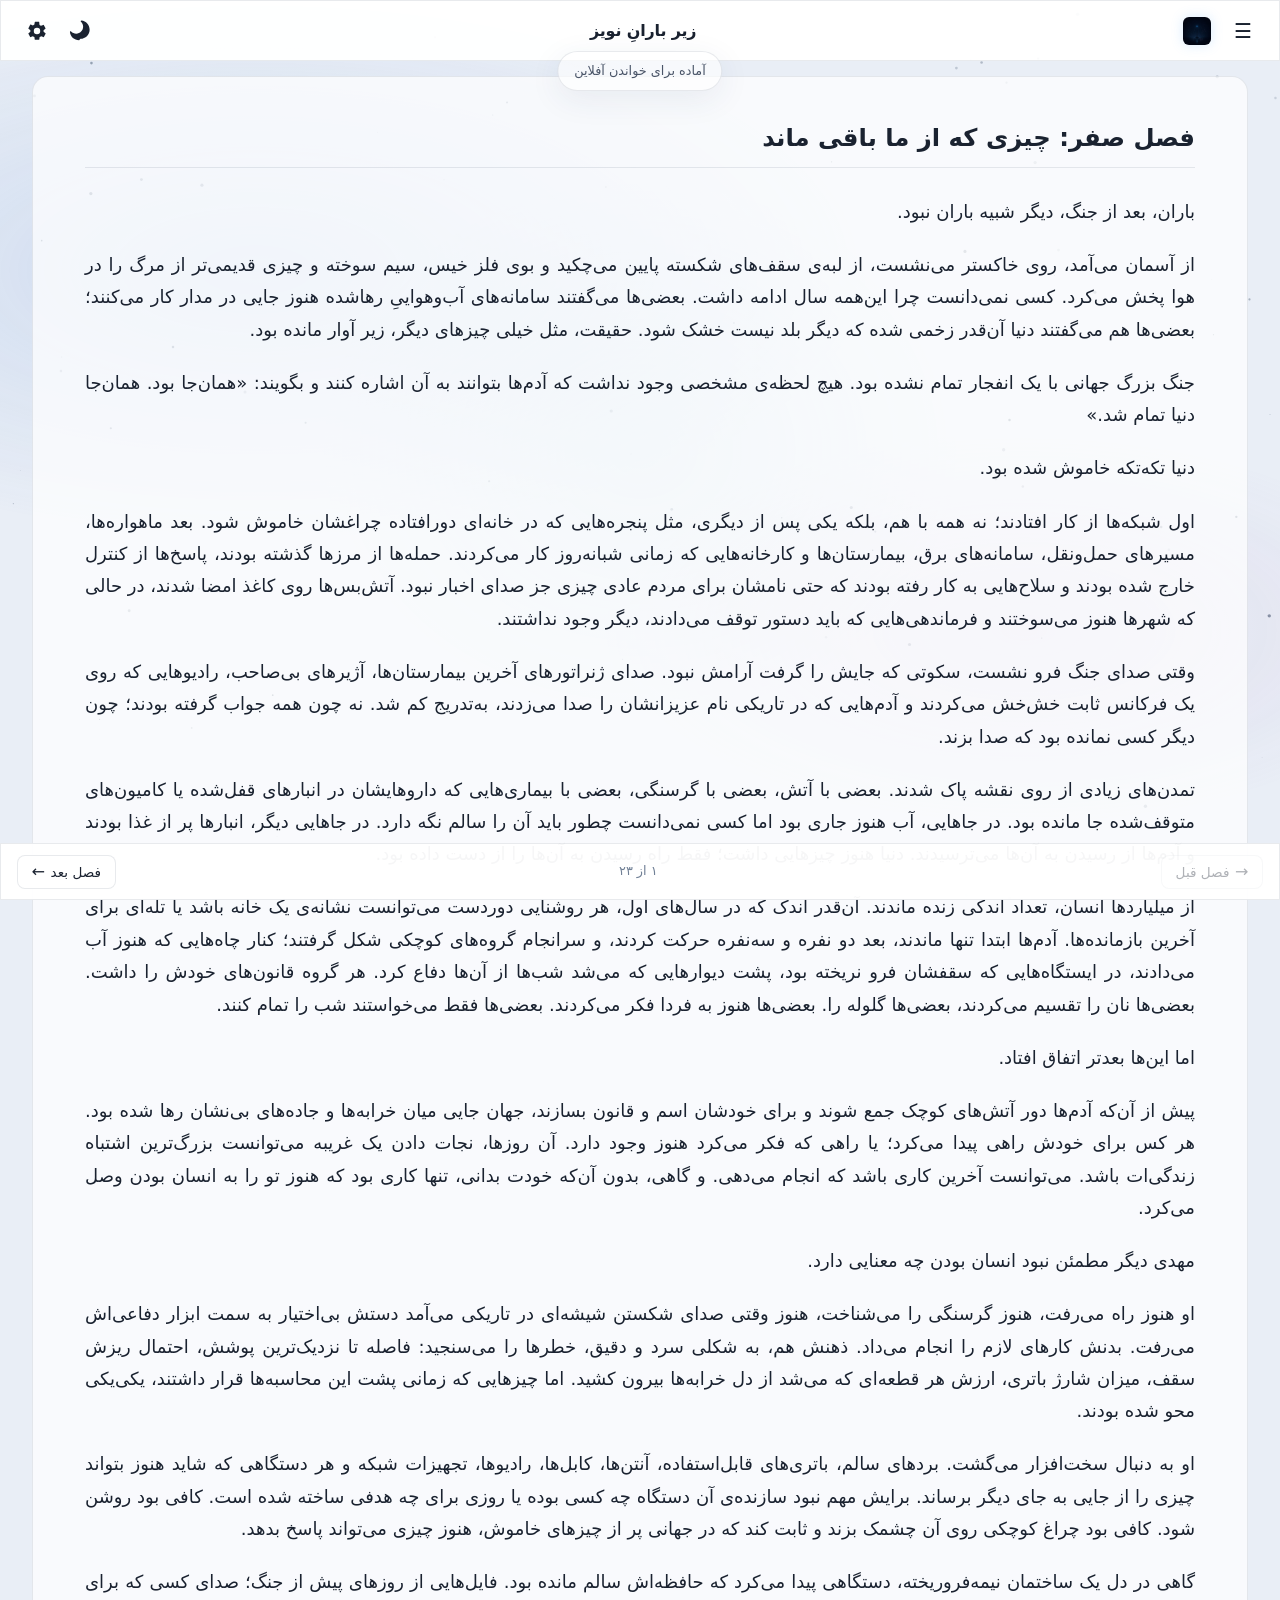
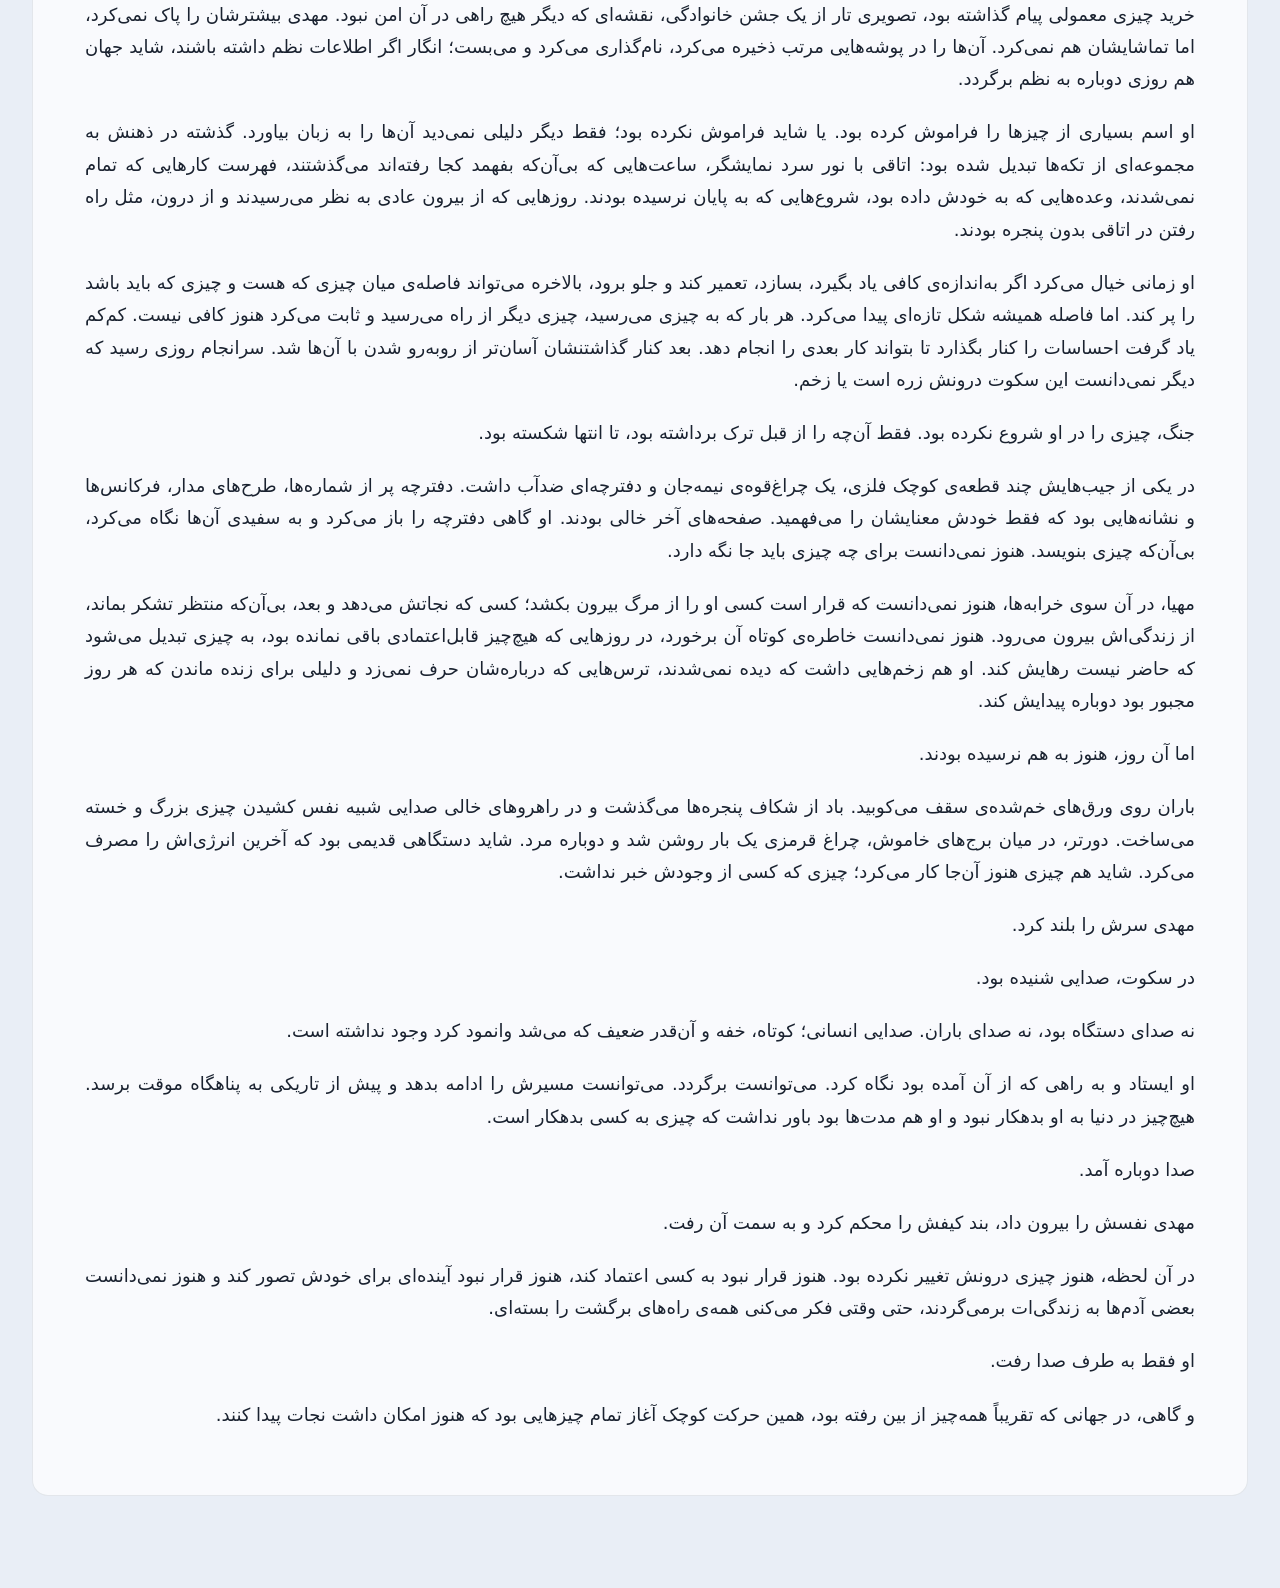
<file: index.html>
<!DOCTYPE html>
<html lang="fa" dir="rtl">
<head>
  <meta charset="UTF-8">
  <meta name="viewport" content="width=device-width, initial-scale=1.0, viewport-fit=cover, maximum-scale=1.0, user-scalable=no">
  <meta name="description" content="زیر بارانِ نویز — رمان پسارستاخیزی عاشقانه">
  <meta name="theme-color" content="#0a0e17">
  <meta name="mobile-web-app-capable" content="yes">
  <meta name="apple-mobile-web-app-capable" content="yes">
  <meta name="apple-mobile-web-app-status-bar-style" content="black-translucent">
  <meta name="apple-mobile-web-app-title" content="بارانِ نویز">
  <link rel="manifest" href="manifest.webmanifest">
  <link rel="icon" type="image/png" sizes="32x32" href="assets/favicon-32.png">
  <link rel="icon" type="image/png" sizes="16x16" href="assets/favicon-16.png">
  <link rel="icon" type="image/png" sizes="192x192" href="assets/icon-192.png">
  <link rel="apple-touch-icon" href="assets/apple-touch-icon.png">
  <title>زیر بارانِ نویز</title>
  <link rel="preconnect" href="https://fonts.googleapis.com">
  <link rel="preconnect" href="https://fonts.gstatic.com" crossorigin>
  <link rel="preconnect" href="https://cdn.jsdelivr.net" crossorigin>
  <link rel="stylesheet" href="https://fonts.googleapis.com/css2?family=Amiri:ital,wght@0,400;0,700;1,400&family=Noto+Naskh+Arabic:wght@400;500;600;700&family=Noto+Nastaliq+Urdu:wght@400;500;600;700&family=Vazirmatn:wght@100;200;300;400;500;600;700;800;900&display=swap">
  <link rel="stylesheet" href="css/fonts.css">
  <link rel="stylesheet" href="css/themes.css">
  <link rel="stylesheet" href="css/style.css">
</head>
<body>
  <!-- Animated space background -->
  <canvas id="bg-canvas" aria-hidden="true"></canvas>
  <div class="nebula" aria-hidden="true"></div>

  <!-- Top bar -->
  <header class="top-bar glass">
    <button id="btn-toc" class="icon-btn" type="button" title="فهرست فصل‌ها" aria-label="فهرست فصل‌ها">
      <span class="icon">☰</span>
    </button>
    <div class="brand">
      <img class="brand-logo" src="assets/icon-192.png" alt="" width="28" height="28">
      <h1 class="novel-title" id="novel-title">زیر بارانِ نویز</h1>
    </div>
    <div class="top-bar-actions">
      <button id="btn-theme-toggle" class="icon-btn" type="button" title="تغییر تم روشن/تیره" aria-label="تغییر تم">
        <!-- moon = currently light, tap to go dark -->
        <svg id="icon-moon" class="icon-svg theme-icon" viewBox="0 0 24 24" width="22" height="22" aria-hidden="true" focusable="false">
          <path fill="currentColor" d="M12.1 22c-5.2 0-9.5-3.9-10-9 0-.3.2-.6.5-.7.3-.1.6 0 .8.2 1.4 1.5 3.4 2.4 5.6 2.4 4.1 0 7.5-3.4 7.5-7.5 0-2.1-.9-4.1-2.4-5.5-.2-.2-.3-.5-.2-.8.1-.3.4-.5.7-.5 5.1.5 9 4.8 9 10 0 5.5-4.5 9.9-10 9.9z"/>
        </svg>
        <!-- sun = currently dark, tap to go light -->
        <svg id="icon-sun" class="icon-svg theme-icon is-hidden" viewBox="0 0 24 24" width="22" height="22" aria-hidden="true" focusable="false" style="display:none">
          <path fill="currentColor" d="M12 7a5 5 0 1 0 0 10 5 5 0 0 0 0-10zm0-5c.6 0 1 .4 1 1v1.1c0 .6-.4 1-1 1s-1-.4-1-1V3c0-.6.4-1 1-1zm0 18.9c.6 0 1 .4 1 1V22c0 .6-.4 1-1 1s-1-.4-1-1v-1.1c0-.6.4-1 1-1zM3.5 11H2.4c-.6 0-1 .4-1 1s.4 1 1 1H3.5c.6 0 1-.4 1-1s-.4-1-1-1zm18.1 0h-1.1c-.6 0-1 .4-1 1s.4 1 1 1h1.1c.6 0 1-.4 1-1s-.4-1-1-1zM5.6 4.9l.8.8c.4.4.4 1 0 1.4-.4.4-1 .4-1.4 0l-.8-.8c-.4-.4-.4-1 0-1.4.4-.4 1-.4 1.4 0zm12.4 12.4l.8.8c.4.4.4 1 0 1.4-.4.4-1 .4-1.4 0l-.8-.8c-.4-.4-.4-1 0-1.4.4-.4 1-.4 1.4 0zM5.6 19.1c-.4.4-1 .4-1.4 0-.4-.4-.4-1 0-1.4l.8-.8c.4-.4 1-.4 1.4 0 .4.4.4 1 0 1.4l-.8.8zm12.4-12.4c-.4.4-1 .4-1.4 0-.4-.4-.4-1 0-1.4l.8-.8c.4-.4 1-.4 1.4 0 .4.4.4 1 0 1.4l-.8.8z"/>
        </svg>
      </button>
      <button id="btn-settings" class="icon-btn" type="button" title="تنظیمات" aria-label="تنظیمات">
        <svg class="icon-svg" viewBox="0 0 24 24" width="22" height="22" aria-hidden="true" focusable="false">
          <path fill="currentColor" d="M19.14 12.94c.04-.31.06-.63.06-.94s-.02-.63-.06-.94l2.03-1.58a.49.49 0 0 0 .12-.61l-1.92-3.32a.49.49 0 0 0-.59-.22l-2.39.96a7.07 7.07 0 0 0-1.63-.94l-.36-2.54A.48.48 0 0 0 14 2h-4a.48.48 0 0 0-.48.41l-.36 2.54c-.59.24-1.13.55-1.63.94l-2.39-.96a.49.49 0 0 0-.59.22L2.63 8.87a.49.49 0 0 0 .12.61l2.03 1.58c-.04.31-.06.63-.06.94s.02.63.06.94L2.75 14.52a.49.49 0 0 0-.12.61l1.92 3.32c.12.22.37.3.59.22l2.39-.96c.5.39 1.04.71 1.63.94l.36 2.54c.05.24.25.41.49.41h4c.24 0 .44-.17.49-.41l.36-2.54c.59-.24 1.13-.55 1.63-.94l2.39.96c.22.08.47 0 .59-.22l1.92-3.32a.49.49 0 0 0-.12-.61l-2.03-1.58zM12 15.5A3.5 3.5 0 1 1 12 8.5a3.5 3.5 0 0 1 0 7z"/>
        </svg>
      </button>
    </div>
  </header>
  <div id="cache-status" class="cache-status" hidden aria-live="polite"></div>

  <!-- Table of Contents drawer -->
  <aside id="toc-drawer" class="drawer glass" aria-hidden="true">
    <div class="drawer-header">
      <h2>فهرست فصل‌ها</h2>
      <button id="btn-close-toc" class="icon-btn" type="button" aria-label="بستن">✕</button>
    </div>
    <nav id="toc-list" class="toc-list" role="navigation"></nav>
  </aside>
  <div id="toc-overlay" class="overlay" hidden></div>

  <!-- Settings panel -->
  <aside id="settings-panel" class="drawer glass settings-drawer" aria-hidden="true">
    <div class="drawer-header">
      <h2>تنظیمات خواندن</h2>
      <button id="btn-close-settings" class="icon-btn" type="button" aria-label="بستن">✕</button>
    </div>
    <div class="settings-body">
      <div class="setting-group">
        <label for="font-size">اندازه قلم</label>
        <div class="range-row">
          <button type="button" class="range-btn" data-action="font-dec" aria-label="کوچک‌تر">−</button>
          <input type="range" id="font-size" min="14" max="28" step="1" value="18">
          <button type="button" class="range-btn" data-action="font-inc" aria-label="بزرگ‌تر">+</button>
        </div>
        <span class="setting-value" id="font-size-val">۱۸</span>
      </div>

      <div class="setting-group">
        <label for="font-family">قلم</label>
        <select id="font-family">
          <option value="system">سیستم (پیش‌فرض)</option>
          <option value="vazirmatn">وزیرمتن</option>
          <option value="vazirmatn-thin">قلم نازک</option>
          <option value="vazirmatn-bold">قلم کلفت</option>
          <option value="amiri">خطاطی (امیری)</option>
          <option value="gandom">دست‌نویس ۱ (گندم)</option>
          <option value="nastaliq">دست‌نویس ۲ (نستعلیق)</option>
        </select>
      </div>

      <div class="setting-group">
        <label for="line-height">فاصله خطوط</label>
        <div class="range-row">
          <button type="button" class="range-btn" data-action="lh-dec" aria-label="کمتر">−</button>
          <input type="range" id="line-height" min="1.4" max="2.4" step="0.1" value="1.8">
          <button type="button" class="range-btn" data-action="lh-inc" aria-label="بیشتر">+</button>
        </div>
        <span class="setting-value" id="line-height-val">۱٫۸</span>
      </div>

      <div class="setting-group desktop-only-setting">
        <label for="content-width">عرض متن <span class="label-note">(فقط دسکتاپ)</span></label>
        <div class="range-row">
          <button type="button" class="range-btn" data-action="width-dec" aria-label="باریک‌تر">−</button>
          <input type="range" id="content-width" min="560" max="1600" step="20" value="1600">
          <button type="button" class="range-btn" data-action="width-inc" aria-label="عریض‌تر">+</button>
        </div>
        <span class="setting-value" id="content-width-val">۱۶۰۰</span>
      </div>

      <div class="setting-group contact-links">
        <label>ارتباط</label>
        <a class="contact-link" href="https://t.me/MHDLabs" target="_blank" rel="noopener noreferrer">کانال تلگرام · MHDLabs</a>
        <a class="contact-link" href="https://t.me/Mahdi_CS30" target="_blank" rel="noopener noreferrer">تلگرام شخصی · @Mahdi_CS30</a>
        <span class="contact-id">شناسه: Mahdi_CS30@</span>
      </div>
    </div>
  </aside>
  <div id="settings-overlay" class="overlay" hidden></div>

  <!-- Main reading area -->
  <main id="reader" class="reader">
    <article id="chapter-content" class="chapter-content liquid-glass">
      <div class="loading-state" id="loading-state">
        <div class="spinner"></div>
        <p>در حال بارگذاری…</p>
      </div>
      <div id="chapter-body" class="chapter-body" hidden></div>
    </article>
  </main>

  <!-- Bottom navigation -->
  <nav class="bottom-nav glass" aria-label="ناوبری فصل">
    <button id="btn-prev" class="nav-btn" type="button" disabled>
      <span class="nav-arrow">→</span>
      <span class="nav-label">فصل قبل</span>
    </button>
    <div class="chapter-indicator">
      <span id="chapter-progress">—</span>
    </div>
    <button id="btn-next" class="nav-btn" type="button" disabled>
      <span class="nav-label">فصل بعد</span>
      <span class="nav-arrow">←</span>
    </button>
  </nav>

  <script src="js/settings.js"></script>
  <script src="js/chapters.js"></script>
  <script src="js/app.js"></script>
</body>
</html>
</file>
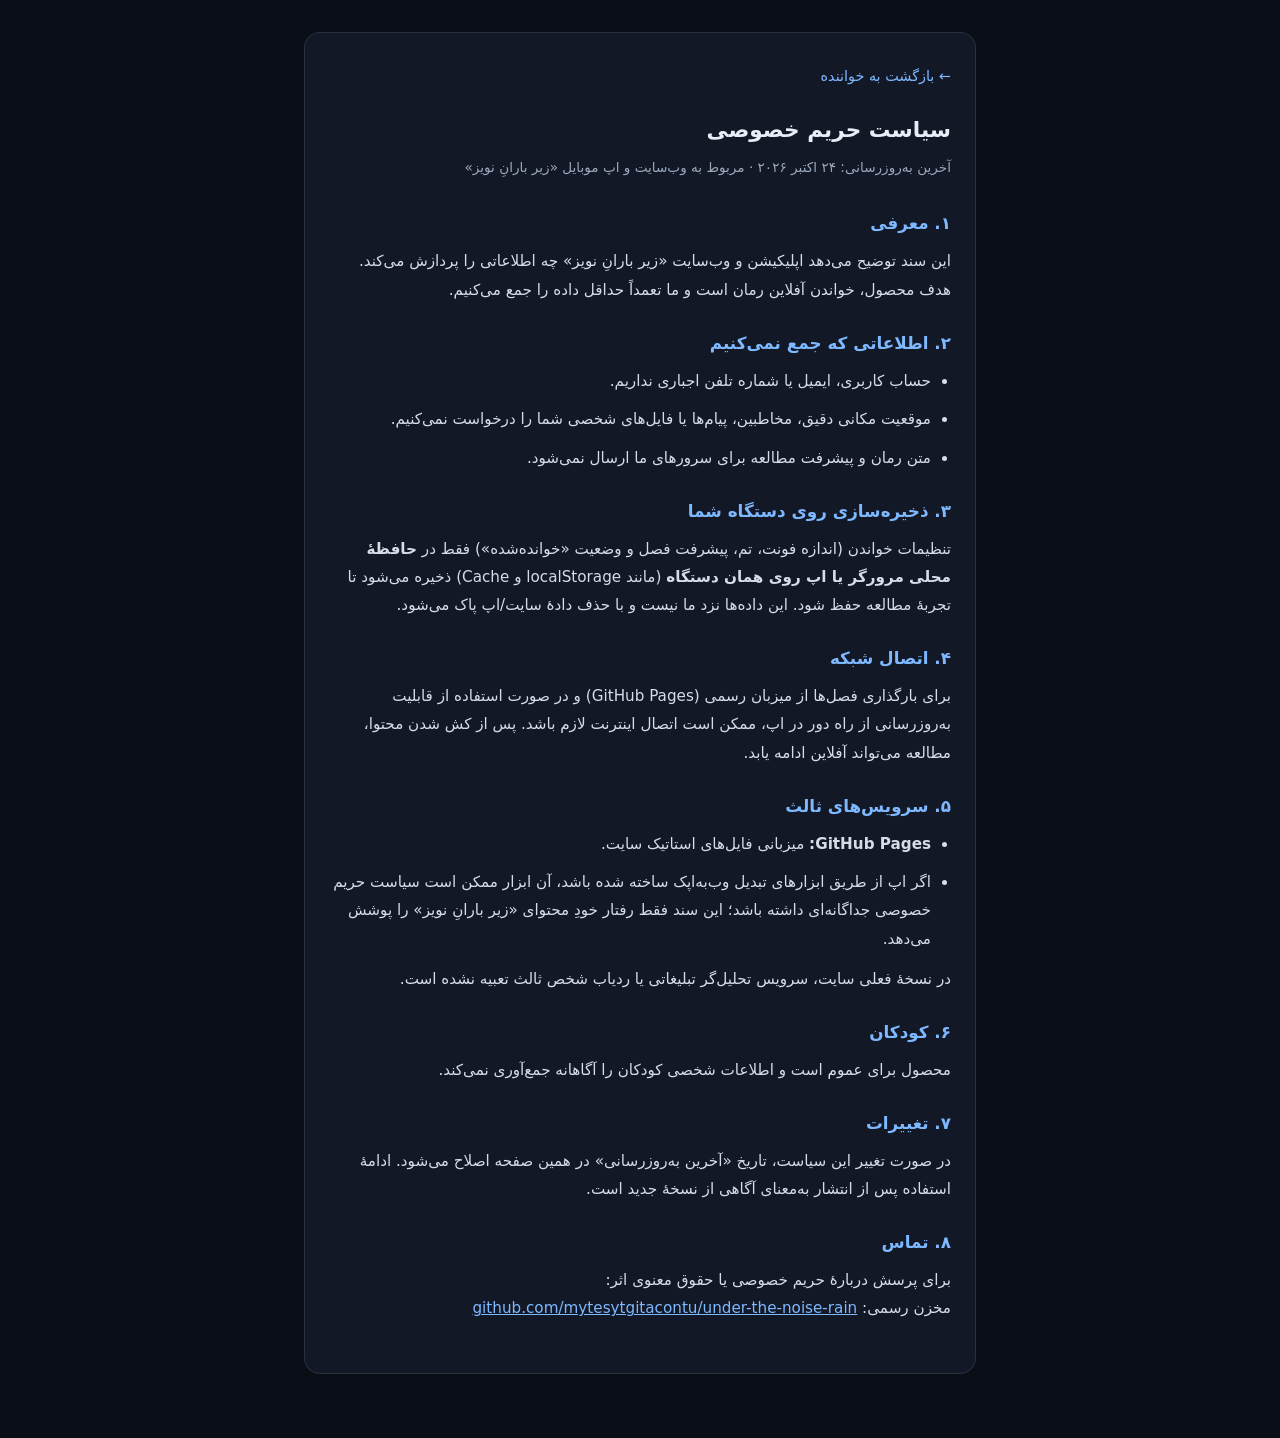
<file: privacy.html>
<!DOCTYPE html>
<html lang="fa" dir="rtl">
<head>
  <meta charset="UTF-8">
  <meta name="viewport" content="width=device-width, initial-scale=1.0">
  <meta name="robots" content="index,follow">
  <title>سیاست حریم خصوصی — زیر بارانِ نویز</title>
  <style>
    :root {
      --bg: #0a0e17;
      --text: #e8eef7;
      --muted: #9aa8bc;
      --accent: #7eb8ff;
      --card: #121826;
      --border: rgba(255,255,255,0.1);
    }
    * { box-sizing: border-box; margin: 0; padding: 0; }
    body {
      font-family: Tahoma, "Segoe UI", system-ui, sans-serif;
      background: var(--bg);
      color: var(--text);
      line-height: 1.85;
      padding: 2rem 1.25rem 4rem;
    }
    main {
      max-width: 42rem;
      margin: 0 auto;
      background: var(--card);
      border: 1px solid var(--border);
      border-radius: 1rem;
      padding: 1.75rem 1.5rem 2.5rem;
    }
    h1 {
      font-size: 1.35rem;
      margin-bottom: 0.35rem;
    }
    .meta {
      color: var(--muted);
      font-size: 0.85rem;
      margin-bottom: 1.75rem;
    }
    h2 {
      font-size: 1.05rem;
      margin: 1.5rem 0 0.5rem;
      color: var(--accent);
    }
    p, li { font-size: 0.95rem; color: #d5dde8; margin-bottom: 0.65rem; }
    ul { padding-right: 1.25rem; margin-bottom: 0.75rem; }
    a { color: var(--accent); }
    .back {
      display: inline-block;
      margin-bottom: 1.25rem;
      text-decoration: none;
      font-size: 0.9rem;
    }
  </style>
</head>
<body>
  <main>
    <a class="back" href="./index.html">← بازگشت به خواننده</a>
    <h1>سیاست حریم خصوصی</h1>
    <p class="meta">آخرین به‌روزرسانی: ۲۴ اکتبر ۲۰۲۶ · مربوط به وب‌سایت و اپ موبایل «زیر بارانِ نویز»</p>

    <h2>۱. معرفی</h2>
    <p>
      این سند توضیح می‌دهد اپلیکیشن و وب‌سایت «زیر بارانِ نویز» چه اطلاعاتی را
      پردازش می‌کند. هدف محصول، خواندن آفلاین رمان است و ما تعمداً حداقل داده را جمع می‌کنیم.
    </p>

    <h2>۲. اطلاعاتی که جمع نمی‌کنیم</h2>
    <ul>
      <li>حساب کاربری، ایمیل یا شماره تلفن اجباری نداریم.</li>
      <li>موقعیت مکانی دقیق، مخاطبین، پیام‌ها یا فایل‌های شخصی شما را درخواست نمی‌کنیم.</li>
      <li>متن رمان و پیشرفت مطالعه برای سرورهای ما ارسال نمی‌شود.</li>
    </ul>

    <h2>۳. ذخیره‌سازی روی دستگاه شما</h2>
    <p>
      تنظیمات خواندن (اندازه فونت، تم، پیشرفت فصل و وضعیت «خوانده‌شده») فقط در
      <strong>حافظهٔ محلی مرورگر یا اپ روی همان دستگاه</strong> (مانند localStorage و Cache)
      ذخیره می‌شود تا تجربهٔ مطالعه حفظ شود. این داده‌ها نزد ما نیست و با حذف دادهٔ سایت/اپ پاک می‌شود.
    </p>

    <h2>۴. اتصال شبکه</h2>
    <p>
      برای بارگذاری فصل‌ها از میزبان رسمی (GitHub Pages) و در صورت استفاده از
      قابلیت به‌روزرسانی از راه دور در اپ، ممکن است اتصال اینترنت لازم باشد.
      پس از کش شدن محتوا، مطالعه می‌تواند آفلاین ادامه یابد.
    </p>

    <h2>۵. سرویس‌های ثالث</h2>
    <ul>
      <li><strong>GitHub Pages:</strong> میزبانی فایل‌های استاتیک سایت.</li>
      <li>اگر اپ از طریق ابزارهای تبدیل وب‌به‌اپک ساخته شده باشد، آن ابزار ممکن است
        سیاست حریم خصوصی جداگانه‌ای داشته باشد؛ این سند فقط رفتار خودِ محتوای «زیر بارانِ نویز» را پوشش می‌دهد.</li>
    </ul>
    <p>در نسخهٔ فعلی سایت، سرویس تحلیل‌گر تبلیغاتی یا ردیاب شخص ثالث تعبیه نشده است.</p>

    <h2>۶. کودکان</h2>
    <p>
      محصول برای عموم است و اطلاعات شخصی کودکان را آگاهانه جمع‌آوری نمی‌کند.
    </p>

    <h2>۷. تغییرات</h2>
    <p>
      در صورت تغییر این سیاست، تاریخ «آخرین به‌روزرسانی» در همین صفحه اصلاح می‌شود.
      ادامهٔ استفاده پس از انتشار به‌معنای آگاهی از نسخهٔ جدید است.
    </p>

    <h2>۸. تماس</h2>
    <p>
      برای پرسش دربارهٔ حریم خصوصی یا حقوق معنوی اثر:
      <br>
      مخزن رسمی:
      <a href="https://github.com/mytesytgitacontu/under-the-noise-rain" rel="noopener">github.com/mytesytgitacontu/under-the-noise-rain</a>
    </p>
  </main>
</body>
</html>
</file>
<file: css/fonts.css>
/**
 * Persian webfonts (non-system).
 * Vazirmatn / Amiri / Naskh / Nastaliq → Google Fonts (index.html)
 * Gandom → jsDelivr (rastikerdar) — دست‌نویس فارسی
 */
@font-face {
  font-family: "Gandom";
  src: url("https://cdn.jsdelivr.net/gh/rastikerdar/gandom-font@master/dist/Gandom.woff2") format("woff2"),
       url("https://cdn.jsdelivr.net/gh/rastikerdar/gandom-font@master/dist/Gandom.woff") format("woff");
  font-weight: 400;
  font-style: normal;
  font-display: swap;
}
</file>
<file: css/themes.css>
/* ===== Theme variables — same structure, full-site light or dark ===== */

:root,
[data-theme="light"] {
  --bg-deep: #e9eef6;
  --bg-mid: #f4f7fb;
  --bg-chrome: rgba(255, 255, 255, 0.45);
  --bg-surface: rgba(255, 255, 255, 0.42);
  --bg-surface-solid: rgba(255, 255, 255, 0.55);
  --bg-elevated: rgba(255, 255, 255, 0.62);
  --text-primary: #1a2230;
  --text-secondary: #4a5568;
  --text-muted: #718096;
  --accent: #2b6cb0;
  --accent-soft: rgba(43, 108, 176, 0.12);
  --border: rgba(30, 50, 80, 0.1);
  --border-strong: rgba(30, 50, 80, 0.16);
  --shadow: 0 8px 32px rgba(40, 60, 100, 0.08);
  --glass-blur: 0px;
  --glass-sat: 1.35;
  --nebula-1: rgba(120, 160, 220, 0.28);
  --nebula-2: rgba(180, 140, 200, 0.18);
  --nebula-3: rgba(100, 180, 200, 0.14);
  --star-color: #5a6a80;
  --spinner: #2b6cb0;
  --overlay: rgba(20, 30, 50, 0.28);
  --focus-ring: rgba(43, 108, 176, 0.4);
  --btn-hover: rgba(30, 50, 80, 0.06);
  --btn-active: rgba(30, 50, 80, 0.1);
  --reader-bg: rgba(255, 255, 255, 0.72);
  --reader-text: #1a2230;
  --reader-muted: #5c6b7e;
  --chrome-bg: rgba(255, 255, 255, 0.96);
  color-scheme: light;
}

[data-theme="dark"] {
  --bg-deep: #050810;
  --bg-mid: #0a0e17;
  --bg-chrome: rgba(14, 20, 32, 0.45);
  --bg-surface: rgba(18, 24, 38, 0.42);
  --bg-surface-solid: rgba(18, 24, 38, 0.55);
  --bg-elevated: rgba(28, 36, 56, 0.58);
  --text-primary: #e8ecf4;
  --text-secondary: #a0aec0;
  --text-muted: #6b7a90;
  --accent: #7eb8ff;
  --accent-soft: rgba(126, 184, 255, 0.15);
  --border: rgba(255, 255, 255, 0.1);
  --border-strong: rgba(255, 255, 255, 0.16);
  --shadow: 0 8px 32px rgba(0, 0, 0, 0.35);
  --glass-blur: 0px;
  --glass-sat: 1.4;
  --nebula-1: rgba(40, 60, 120, 0.35);
  --nebula-2: rgba(80, 40, 100, 0.25);
  --nebula-3: rgba(20, 80, 100, 0.2);
  --star-color: #ffffff;
  --spinner: #7eb8ff;
  --overlay: rgba(0, 0, 0, 0.5);
  --focus-ring: rgba(126, 184, 255, 0.5);
  --btn-hover: rgba(255, 255, 255, 0.08);
  --btn-active: rgba(255, 255, 255, 0.12);
  --reader-bg: rgba(18, 24, 38, 0.78);
  --reader-text: #e8ecf4;
  --reader-muted: #8a9bb0;
  --chrome-bg: #121826;
  color-scheme: dark;
}
</file>
<file: css/style.css>
/* Prevent pull-to-refresh / overscroll bounce in WebView & mobile browsers */
html, body {
  overscroll-behavior-y: none;
  overscroll-behavior: none;
  -webkit-overflow-scrolling: touch;
}
/* ===== Reset & base ===== */
*,
*::before,
*::after {
  box-sizing: border-box;
  margin: 0;
  padding: 0;
}

/* LIGHT PANEL: no extra motion */
*,
*::before,
*::after {
  animation: none !important;
  transition: none !important;
  scroll-behavior: auto !important;
}

html {
  height: 100%;
  scroll-behavior: auto;
  -webkit-text-size-adjust: 100%;
}

body {
  min-height: 100%;
  font-family: Tahoma, "Segoe UI", system-ui, sans-serif;
  font-size: 16px;
  line-height: 1.6;
  color: var(--text-primary);
  background: var(--bg-deep);
  overflow-x: hidden;
  direction: rtl;
  touch-action: pan-y;
  -webkit-overflow-scrolling: touch;
}

/* ===== Space background ===== */
#bg-canvas {
  position: fixed;
  inset: 0;
  width: 100%;
  height: 100%;
  z-index: 0;
  pointer-events: none;
  contain: strict;
  transform: translateZ(0);
}

.nebula {
  position: fixed;
  inset: 0;
  z-index: 0;
  pointer-events: none;
  background:
    radial-gradient(ellipse 80% 50% at 20% 30%, var(--nebula-1), transparent 60%),
    radial-gradient(ellipse 60% 40% at 80% 70%, var(--nebula-2), transparent 55%),
    radial-gradient(ellipse 50% 60% at 50% 50%, var(--nebula-3), transparent 50%);
  opacity: 0.85;
}

@keyframes nebula-drift {
  0% { opacity: 0.7; transform: scale(1) translate(0, 0); }
  50% { opacity: 1; transform: scale(1.05) translate(2%, -1%); }
  100% { opacity: 0.8; transform: scale(1.02) translate(-1%, 2%); }
}

/* ===== Glass utility ===== */
.glass {
  background: var(--bg-surface-solid, var(--chrome-bg, var(--bg-surface)));
  backdrop-filter: none;
  -webkit-backdrop-filter: none;
  border: 1px solid var(--border);
  box-shadow: none;
}

/* Bars: solid, no liquid glass */
.top-bar,
.bottom-nav {
  background: var(--bg-surface-solid, #121826) !important;
  backdrop-filter: none !important;
  -webkit-backdrop-filter: none !important;
  box-shadow: none !important;
}
[data-theme="light"] .top-bar,
[data-theme="light"] .bottom-nav {
  background: rgba(255, 255, 255, 0.96) !important;
}
/* Open menus only: fully opaque so text doesn't show through */
#toc-drawer,
#settings-panel,
.drawer.glass {
  background: #0e1420 !important;
  backdrop-filter: none !important;
  -webkit-backdrop-filter: none !important;
  opacity: 1 !important;
}
[data-theme="light"] #toc-drawer,
[data-theme="light"] #settings-panel,
[data-theme="light"] .drawer.glass {
  background: #f7f8fb !important;
}
#toc-drawer .drawer-header,
#settings-panel .drawer-header,
#toc-drawer .settings-body,
#settings-panel .settings-body,
#toc-list {
  background: transparent;
}

/* ===== Top bar ===== */
/* chrome transparency handled via --chrome-bg on .glass */
.top-bar {
  position: fixed;
  top: 0;
  left: 0;
  right: 0;
  z-index: 100;
  display: flex;
  align-items: center;
  justify-content: space-between;
  gap: 0.75rem;
  padding: 0.6rem 1rem;
  padding-top: max(0.6rem, env(safe-area-inset-top));
  border-bottom: 1px solid var(--border);
  border-radius: 0;
}

.novel-title {
  flex: 1;
  font-size: 1rem;
  font-weight: 600;
  text-align: center;
  white-space: nowrap;
  overflow: hidden;
  text-overflow: ellipsis;
  color: var(--text-primary);
  letter-spacing: -0.01em;
}

.icon-btn {
  display: inline-flex;
  align-items: center;
  justify-content: center;
  width: 2.5rem;
  height: 2.5rem;
  border: none;
  border-radius: 0.5rem;
  background: transparent;
  color: var(--text-primary);
  font-size: 1.25rem;
  cursor: pointer;
  transition: background 0.15s ease;
  flex-shrink: 0;
}

.icon-btn:hover {
  background: var(--btn-hover);
}

.icon-btn:active {
  background: var(--btn-active);
}

.icon-btn:focus-visible {
  outline: 2px solid var(--focus-ring);
  outline-offset: 2px;
}

/* ===== Drawers ===== */
.drawer {
  position: fixed;
  top: 0;
  bottom: 0;
  width: min(320px, 88vw);
  z-index: 200;
  display: flex;
  flex-direction: column;
  transform: translateX(100%);
  transition: transform 0.28s cubic-bezier(0.4, 0, 0.2, 1);
  border-radius: 0;
}

#toc-drawer {
  right: 0;
  border-left: 1px solid var(--border);
}

#settings-panel {
  left: 0;
  right: auto;
  transform: translateX(-100%);
  border-right: 1px solid var(--border);
}

#toc-drawer.open,
#settings-panel.open {
  transform: translateX(0);
}

.drawer-header {
  display: flex;
  align-items: center;
  justify-content: space-between;
  padding: 1rem 1rem 0.75rem;
  border-bottom: 1px solid var(--border);
  flex-shrink: 0;
}

.drawer-header h2 {
  font-size: 1.05rem;
  font-weight: 600;
  color: var(--text-primary);
}

.toc-list {
  flex: 1;
  overflow-y: auto;
  padding: 0.5rem 0;
  -webkit-overflow-scrolling: touch;
}

.toc-item {
  display: flex;
  align-items: center;
  gap: 0.65rem;
  width: 100%;
  padding: 0.85rem 1.25rem;
  border: none;
  background: transparent;
  color: var(--text-secondary);
  font-family: inherit;
  font-size: 0.95rem;
  text-align: right;
  cursor: pointer;
  transition: background 0.12s ease, color 0.12s ease;
  border-right: 3px solid transparent;
}

.toc-item .toc-check {
  flex-shrink: 0;
  width: 1.4rem;
  height: 1.4rem;
  display: inline-flex;
  align-items: center;
  justify-content: center;
  border-radius: 50%;
  border: 1.5px solid var(--border-strong);
  background: transparent;
  font-size: 0.75rem;
  color: transparent;
  line-height: 1;
  padding: 0;
  cursor: pointer;
  font-family: inherit;
  transition: background 0.12s ease, border-color 0.12s ease, color 0.12s ease, transform 0.1s ease;
}

.toc-item .toc-check:hover {
  border-color: var(--accent);
  color: var(--accent);
  transform: scale(1.08);
}

.toc-item .toc-check:focus-visible {
  outline: 2px solid var(--focus-ring);
  outline-offset: 2px;
}

.toc-item.read .toc-check {
  background: var(--accent-soft);
  border-color: var(--accent);
  color: var(--accent);
  font-weight: 700;
}

.toc-item .toc-label {
  flex: 1;
  text-align: right;
  line-height: 1.4;
  border: none;
  background: transparent;
  color: inherit;
  font-family: inherit;
  font-size: inherit;
  font-weight: inherit;
  cursor: pointer;
  padding: 0;
}

.toc-item .toc-label:hover {
  color: var(--text-primary);
}

.toc-item:hover {
  background: var(--btn-hover);
  color: var(--text-primary);
}

.toc-item.active {
  background: var(--accent-soft);
  color: var(--accent);
  border-right-color: var(--accent);
  font-weight: 600;
}

.toc-item.active .toc-label {
  color: var(--accent);
}

.toc-item:focus-visible {
  outline: 2px solid var(--focus-ring);
  outline-offset: -2px;
}

.overlay {
  position: fixed;
  inset: 0;
  z-index: 150;
  background: var(--overlay);
  opacity: 0;
  transition: opacity 0.25s ease;
  pointer-events: none;
}

.overlay.visible {
  opacity: 1;
  pointer-events: auto;
}

/* ===== Settings ===== */
.settings-body {
  flex: 1;
  overflow-y: auto;
  padding: 1rem 1.25rem 2rem;
  display: flex;
  flex-direction: column;
  gap: 1.5rem;
}

.setting-group {
  display: flex;
  flex-direction: column;
  gap: 0.5rem;
}

.setting-group label {
  font-size: 0.85rem;
  color: var(--text-secondary);
  font-weight: 500;
}

.range-row {
  display: flex;
  align-items: center;
  gap: 0.5rem;
}

.range-row input[type="range"] {
  flex: 1;
  height: 4px;
  -webkit-appearance: none;
  appearance: none;
  background: var(--border-strong);
  border-radius: 2px;
  outline: none;
}

.range-row input[type="range"]::-webkit-slider-thumb {
  -webkit-appearance: none;
  width: 18px;
  height: 18px;
  border-radius: 50%;
  background: var(--accent);
  cursor: pointer;
  border: none;
  box-shadow: 0 1px 4px rgba(0, 0, 0, 0.3);
}

.range-row input[type="range"]::-moz-range-thumb {
  width: 18px;
  height: 18px;
  border-radius: 50%;
  background: var(--accent);
  cursor: pointer;
  border: none;
}

.range-btn {
  width: 2rem;
  height: 2rem;
  border: 1px solid var(--border);
  border-radius: 0.4rem;
  background: var(--bg-elevated);
  color: var(--text-primary);
  font-size: 1.1rem;
  line-height: 1;
  cursor: pointer;
  display: flex;
  align-items: center;
  justify-content: center;
  transition: background 0.12s ease;
}

.range-btn:hover {
  background: var(--btn-hover);
}

.setting-value {
  font-size: 0.8rem;
  color: var(--text-muted);
  text-align: center;
}

select {
  width: 100%;
  padding: 0.6rem 0.75rem;
  border: 1px solid var(--border);
  border-radius: 0.5rem;
  background: var(--bg-elevated);
  color: var(--text-primary);
  font-family: inherit;
  font-size: 0.95rem;
  cursor: pointer;
  appearance: none;
  background-image: url("data:image/svg+xml,%3Csvg xmlns='http://www.w3.org/2000/svg' width='12' height='8' viewBox='0 0 12 8'%3E%3Cpath fill='%23a0aec0' d='M1 1l5 5 5-5'/%3E%3C/svg%3E");
  background-repeat: no-repeat;
  background-position: left 0.75rem center;
  padding-left: 2rem;
}

select:focus {
  outline: 2px solid var(--focus-ring);
  outline-offset: 1px;
}

.theme-buttons {
  display: flex;
  gap: 0.5rem;
  flex-wrap: wrap;
}

.theme-btn {
  flex: 1;
  min-width: 4.5rem;
  padding: 0.55rem 0.5rem;
  border: 1px solid var(--border);
  border-radius: 0.5rem;
  background: var(--bg-elevated);
  color: var(--text-secondary);
  font-family: inherit;
  font-size: 0.8rem;
  cursor: pointer;
  transition: all 0.15s ease;
}

.theme-btn:hover {
  background: var(--btn-hover);
  color: var(--text-primary);
}

.theme-btn.active {
  border-color: var(--accent);
  background: var(--accent-soft);
  color: var(--accent);
  font-weight: 600;
}

.theme-btn:focus-visible {
  outline: 2px solid var(--focus-ring);
  outline-offset: 2px;
}

/* ===== Reader ===== */
.reader {
  position: relative;
  z-index: 10;
  min-height: 100vh;
  padding: 4.5rem 1rem 5.5rem;
  display: flex;
  justify-content: center;
  width: 100%;
}

.chapter-content {
  width: 100%;
  max-width: min(var(--content-width, 1600px), calc(100vw - 2rem));
  padding: 2rem 1.75rem 3rem;
  border-radius: 1rem;
  min-height: 60vh;
  background: var(--reader-bg);
  color: var(--reader-text);
  border: 1px solid var(--border);
  box-shadow: none;
  contain: layout style;
}
.chapter-content.liquid-glass {
  /* Transparent reading panel only — light blur, no heavy glass chrome */
  background: var(--reader-bg);
  backdrop-filter: none;
  -webkit-backdrop-filter: none;
  border: 1px solid var(--border);
  box-shadow: none;
}

.loading-state {
  display: flex;
  flex-direction: column;
  align-items: center;
  justify-content: center;
  gap: 1rem;
  padding: 4rem 1rem;
  color: var(--text-muted);
}

.spinner {
  width: 36px;
  height: 36px;
  border: 3px solid var(--border);
  border-top-color: var(--spinner);
  border-radius: 50%;
  animation: spin 0.8s linear infinite;
}

@keyframes spin {
  to { transform: rotate(360deg); }
}

.chapter-body {
  font-size: var(--font-size, 18px);
  line-height: var(--line-height, 1.8);
  font-family: var(--font-family, system-ui, Tahoma, sans-serif);
  font-weight: var(--font-weight, 400);
  color: var(--reader-text, var(--text-primary));
  text-align: right;
}

.chapter-body .chapter-heading {
  color: var(--reader-text, var(--text-primary));
  font-size: 1.35em;
  font-weight: 700;
  margin-bottom: 1.75rem;
  padding-bottom: 0.75rem;
  border-bottom: 1px solid var(--border);
  color: var(--text-primary);
  line-height: 1.4;
}

.chapter-body p {
  margin-bottom: 1.15em;
  text-align: justify;
  text-justify: inter-word;
  hyphens: auto;
  -webkit-hyphens: auto;
}

.chapter-body p:last-child {
  margin-bottom: 0;
}

.chapter-body .scene-header {
  color: var(--reader-muted, var(--text-muted));
  margin: 2em 0 1em;
  font-size: 0.9em;
  color: var(--text-muted);
  font-style: italic;
  text-align: center;
  border: none;
  padding: 0;
}

/* ===== Bottom nav ===== */
.bottom-nav {
  position: fixed;
  bottom: 0;
  left: 0;
  right: 0;
  z-index: 100;
  display: flex;
  align-items: center;
  justify-content: space-between;
  gap: 0.5rem;
  padding: 0.65rem 1rem;
  padding-bottom: max(0.65rem, env(safe-area-inset-bottom));
  border-top: 1px solid var(--border);
  border-radius: 0;
}

.nav-btn {
  display: flex;
  align-items: center;
  gap: 0.35rem;
  padding: 0.5rem 0.85rem;
  border: 1px solid var(--border);
  border-radius: 0.5rem;
  background: var(--bg-elevated);
  color: var(--text-primary);
  font-family: inherit;
  font-size: 0.85rem;
  cursor: pointer;
  transition: background 0.12s ease, opacity 0.12s ease;
}

.nav-btn:hover:not(:disabled) {
  background: var(--btn-hover);
}

.nav-btn:disabled {
  opacity: 0.35;
  cursor: not-allowed;
}

.nav-btn:focus-visible {
  outline: 2px solid var(--focus-ring);
  outline-offset: 2px;
}

.nav-arrow {
  font-size: 1rem;
  line-height: 1;
}

.chapter-indicator {
  flex: 1;
  text-align: center;
  font-size: 0.8rem;
  color: var(--text-muted);
  white-space: nowrap;
  overflow: hidden;
  text-overflow: ellipsis;
}

/* ===== Responsive ===== */
@media (max-width: 600px) {
  .reader {
    padding: 4rem 0.35rem 5rem;
  }

  .chapter-content {
    padding: 1.35rem 0.9rem 2.5rem;
    border-radius: 0.75rem;
    max-width: calc(100vw - 0.7rem);
  }

  .novel-title {
    font-size: 0.9rem;
  }

  .nav-label {
    display: none;
  }

  .nav-btn {
    padding: 0.55rem 0.9rem;
  }

  .nav-arrow {
    font-size: 1.2rem;
  }
}

@media (min-width: 768px) {
  .reader {
    padding: 4.75rem 1.5rem 5.75rem;
  }

  .chapter-content {
    padding: 2.5rem 2.75rem 3.5rem;
  }
}

@media (min-width: 1024px) {
  .drawer {
    width: 340px;
  }

  .reader {
    padding-left: 2rem;
    padding-right: 2rem;
  }

  .chapter-content {
    padding: 2.75rem 3.25rem 4rem;
  }
}

@media (min-width: 1280px) {
  .chapter-content {
    max-width: min(var(--content-width, 920px), calc(100vw - 3rem));
  }
}

/* Reduce motion */
@media (prefers-reduced-motion: reduce) {
  .nebula {
    animation: none;
  }

  .drawer,
  .overlay {
    transition: none;
  }

  .spinner {
    animation-duration: 1.5s;
  }
}

/* Print */
@media print {
  #bg-canvas,
  .nebula,
  .top-bar,
  .bottom-nav,
  .drawer,
  .overlay {
    display: none !important;
  }

  .reader {
    padding: 0;
  }

  .chapter-content {
    max-width: none;
    box-shadow: none;
    border: none;
    background: white;
    color: black;
  }
}

/* ===== Cache status toast ===== */
.cache-status {
  position: fixed;
  top: calc(3.2rem + env(safe-area-inset-top, 0px));
  left: 50%;
  transform: translateX(-50%);
  z-index: 120;
  max-width: min(90vw, 28rem);
  padding: 0.55rem 1rem;
  border-radius: 999px;
  background: var(--bg-elevated);
  border: 1px solid var(--border);
  color: var(--text-secondary);
  font-size: 0.8rem;
  text-align: center;
  box-shadow: var(--shadow);
  backdrop-filter: none;
  -webkit-backdrop-filter: none;
  pointer-events: none;
}

/* ===== Brand logo in header ===== */
.brand {
  display: flex;
  align-items: center;
  justify-content: center;
  gap: 0.5rem;
  min-width: 0;
  flex: 1;
}
.brand-logo {
  width: 28px;
  height: 28px;
  border-radius: 6px;
  object-fit: cover;
  flex-shrink: 0;
  box-shadow: 0 0 12px rgba(100, 180, 255, 0.25);
}
.brand .novel-title {
  margin: 0;
}
@media (max-width: 400px) {
  .brand-logo { width: 24px; height: 24px; }
}

/* Force-hide loading / body when [hidden] is set (WebView-safe) */
.loading-state[hidden],
.chapter-body[hidden],
#cache-status[hidden],
[hidden] {
  display: none !important;
}

  html { scroll-behavior: auto; }
}

/* ===== Mobile layout ===== */
@media (max-width: 768px), (pointer: coarse) {
  .desktop-only-setting {
    display: none !important;
  }

  .nebula {
    opacity: 0.9;
  }

  #bg-canvas {
    opacity: 0.5;
  }

  /* Mobile: bars solid; text panel keeps light transparency */
  .glass {
    backdrop-filter: none !important;
    -webkit-backdrop-filter: none !important;
  }
  .chapter-content.liquid-glass {
    backdrop-filter: blur(8px) !important;
    -webkit-backdrop-filter: blur(8px) !important;
  }

  .chapter-content {
    max-width: 100% !important;
    width: 100%;
    border-radius: 0.85rem;
    padding: 1.25rem 1rem 2rem;
    box-shadow: 0 4px 24px rgba(0, 0, 0, 0.08);
  }

  .reader {
    padding: 4rem 0.65rem 5rem;
  }

  .drawer {
    transition: none !important;
  }

  .overlay {
    transition: none !important;
  }

  .toc-item,
  .icon-btn,
  .nav-btn {
    transition: none !important;
  }

  .chapter-body p,
  .chapter-body .scene-header {
    content-visibility: auto;
    contain-intrinsic-size: auto 4.5rem;
  }
}

@media (prefers-reduced-motion: reduce) {
  .nebula { animation: none !important; display: none !important; }
  html { scroll-behavior: auto; }
  * { transition-duration: 0.01ms !important; animation-duration: 0.01ms !important; }
}

/* Safer text rendering for long Persian chapters */
.chapter-body {
  text-rendering: optimizeSpeed;
  -webkit-font-smoothing: antialiased;
}

/* ===== Immersive reading (mobile tap to hide chrome) ===== */
body.immersive .top-bar,
body.immersive .bottom-nav,
body.immersive .cache-status {
  display: none !important;
}
body.immersive .reader {
  padding-top: 0.75rem;
  padding-bottom: 1rem;
}

}

/* ===== Settings icon SVG ===== */
.icon-svg {
  display: block;
  width: 22px;
  height: 22px;
  flex-shrink: 0;
}
.icon-btn .icon-svg {
  margin: 0 auto;
}

/* ===== Contact links in settings ===== */
.contact-links {
  display: flex;
  flex-direction: column;
  gap: 0.45rem;
}
.contact-link {
  display: block;
  padding: 0.55rem 0.75rem;
  border-radius: 0.55rem;
  background: var(--accent-soft);
  border: 1px solid var(--border);
  color: var(--accent);
  text-decoration: none;
  font-size: 0.9rem;
}
.contact-link:active,
.contact-link:hover {
  background: var(--btn-hover);
}
.contact-id {
  font-size: 0.78rem;
  color: var(--text-muted);
  padding-right: 0.25rem;
}

/* ===== Top bar actions (theme + settings) ===== */
.top-bar-actions {
  display: flex;
  align-items: center;
  gap: 0.15rem;
  flex-shrink: 0;
}
.theme-icon.is-hidden,
.theme-icon[hidden] {
  display: none !important;
}

.theme-hint {
  margin-top: 0.35rem;
  font-size: 0.78rem;
  line-height: 1.55;
  color: var(--text-muted);
}

/* In RTL layout, "on" slides toward the left (end) */

/*
 * Real blue-light reduction on the reading surface:
 * 1) CSS filter reduces blue / shifts toward longer wavelengths
 * 2) overlay with multiply cuts residual blue without painting UI chrome yellow
 */

/* ===== Content width (desktop only) ===== */
@media (min-width: 769px) {
  .chapter-content {
    max-width: min(var(--content-width, 1600px), calc(100vw - 2.5rem));
  }
}
@media (min-width: 1200px) {
  .chapter-content {
    max-width: min(var(--content-width, 1600px), calc(100vw - 3rem));
  }
}
.label-note {
  font-weight: 400;
  font-size: 0.75rem;
  color: var(--text-muted);
}
</file>
